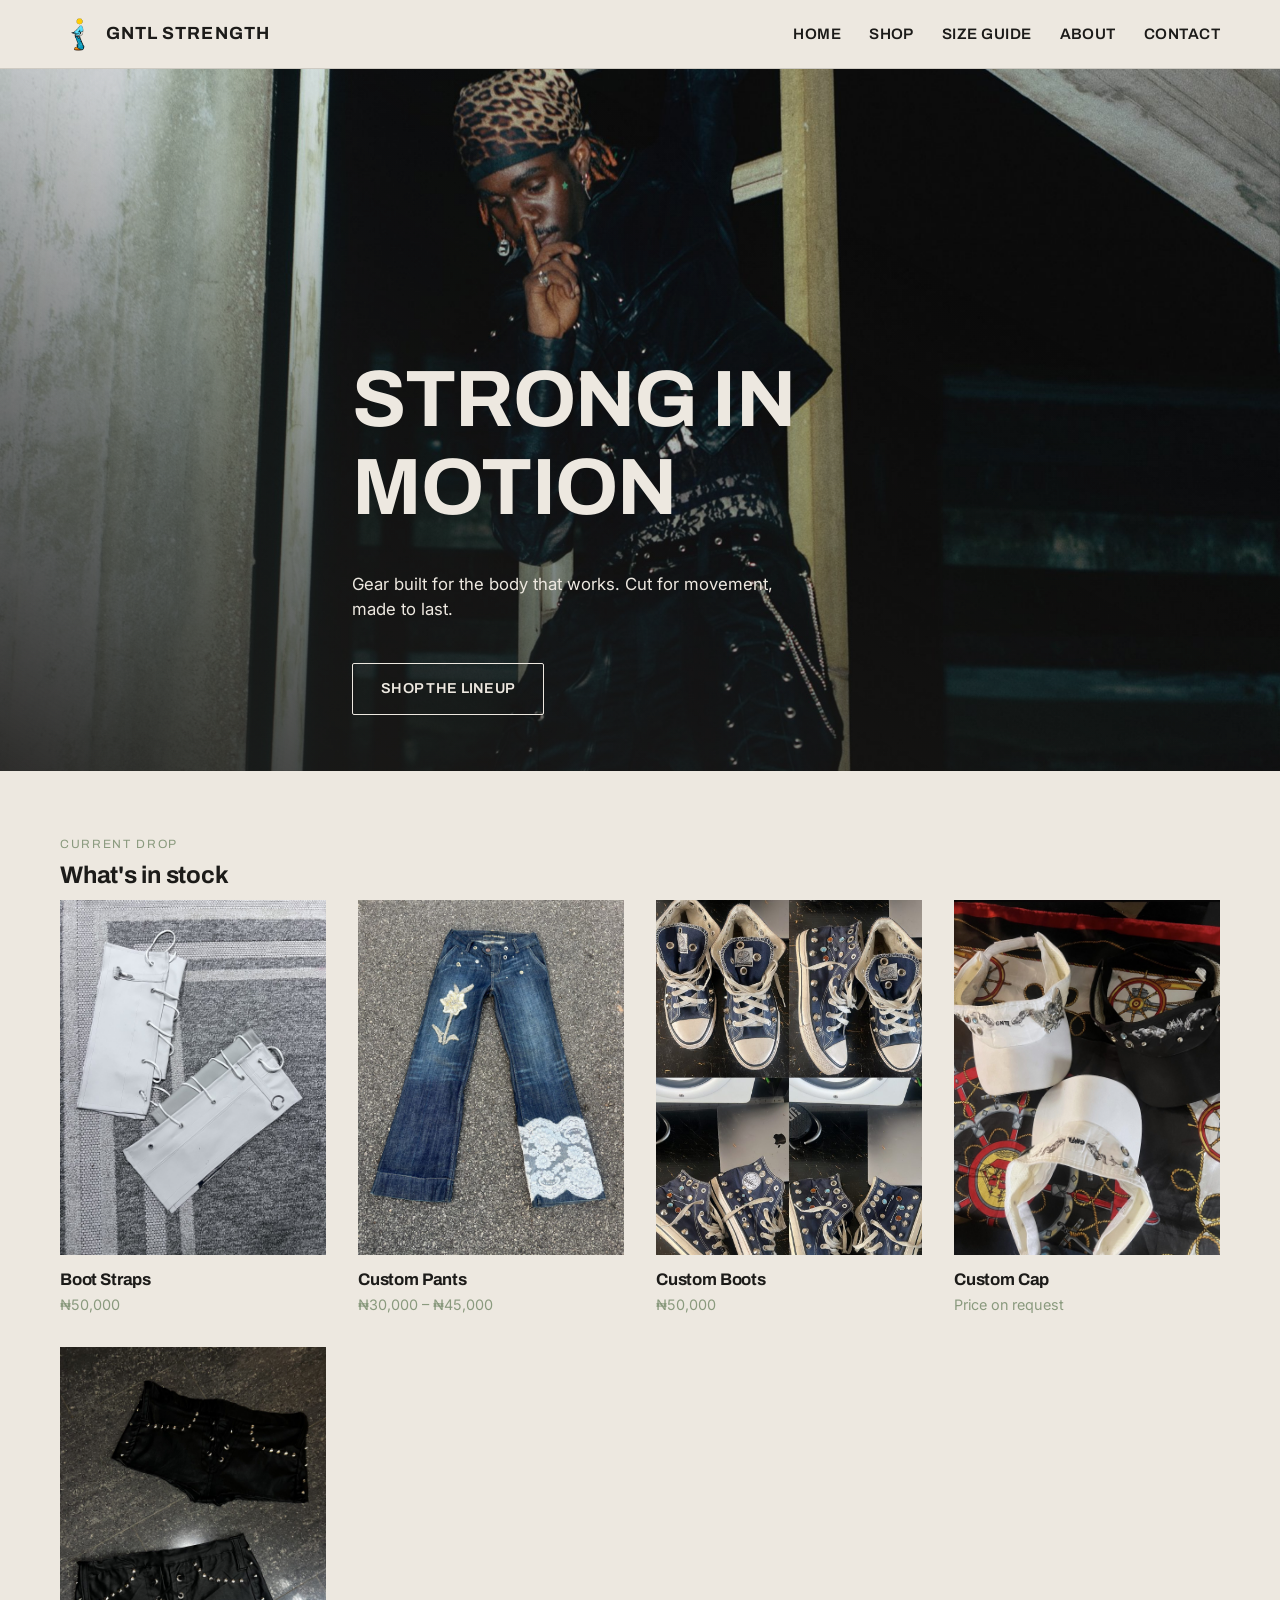
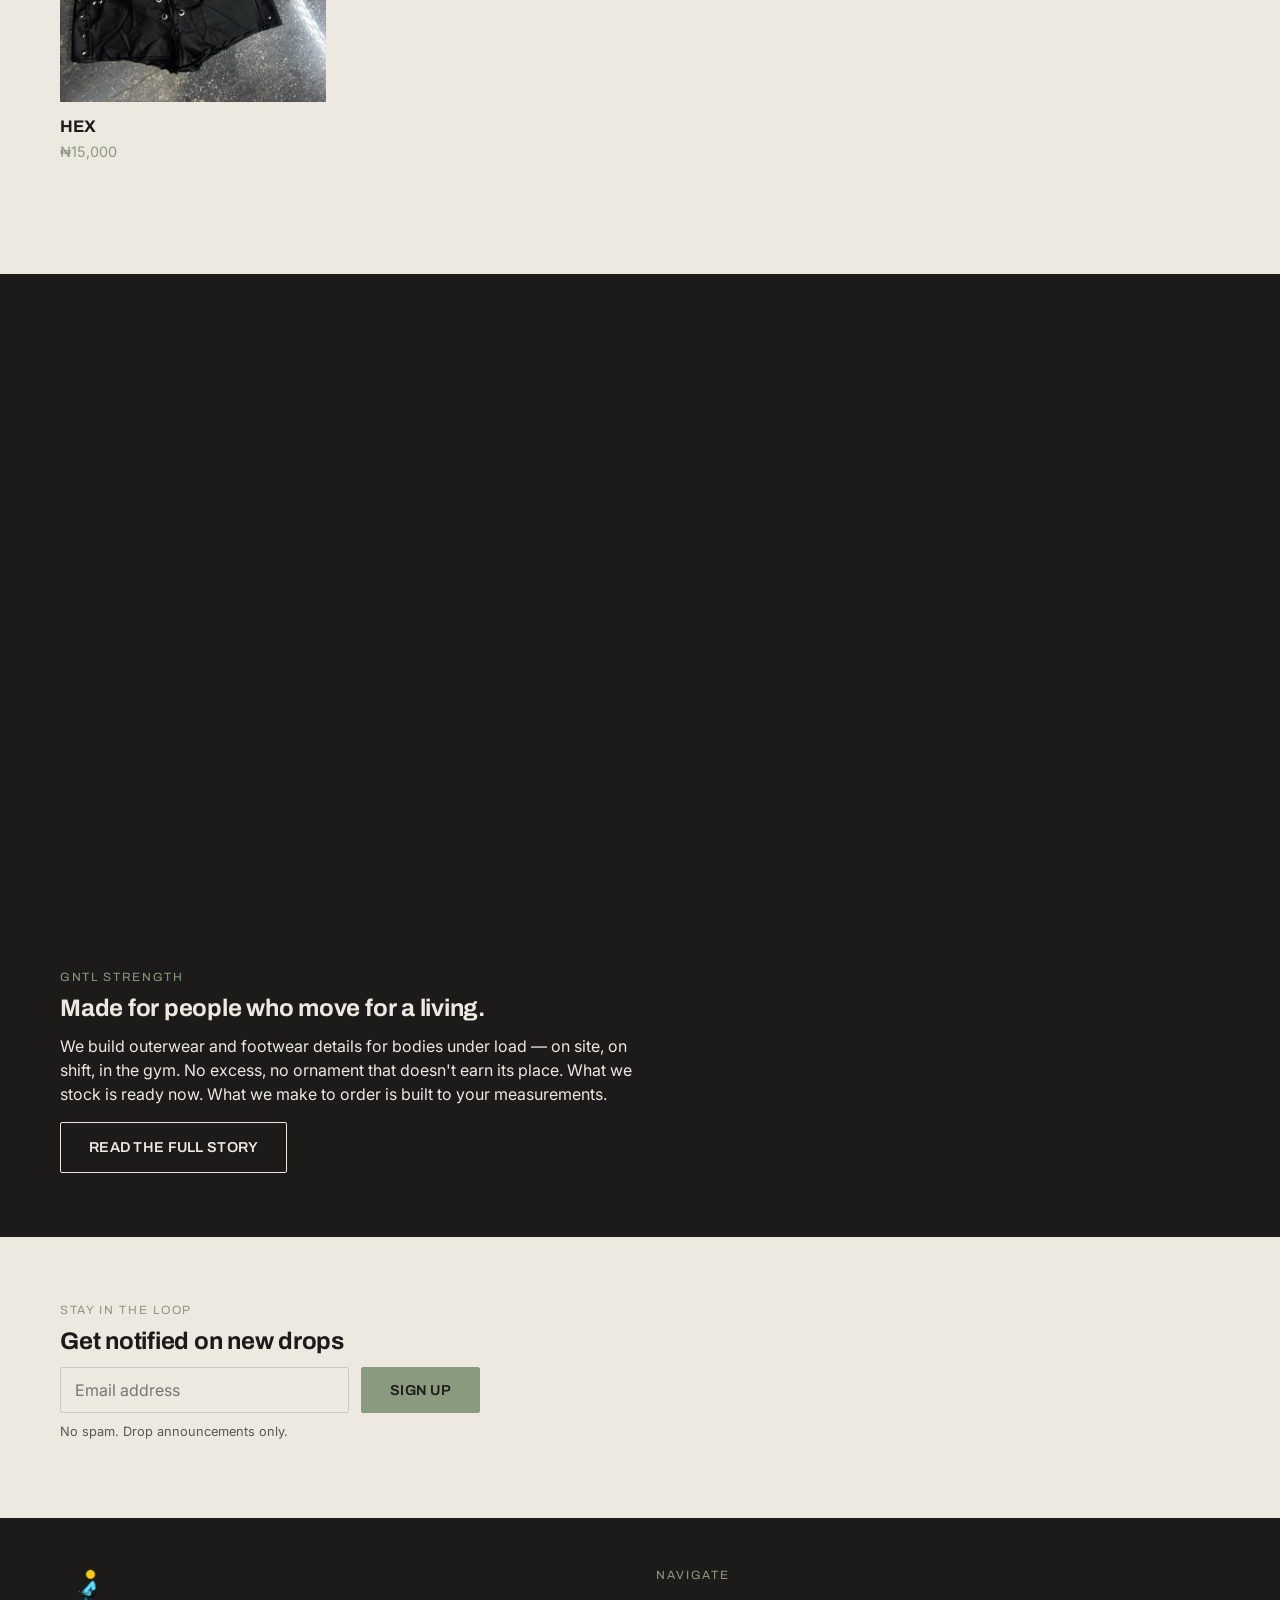
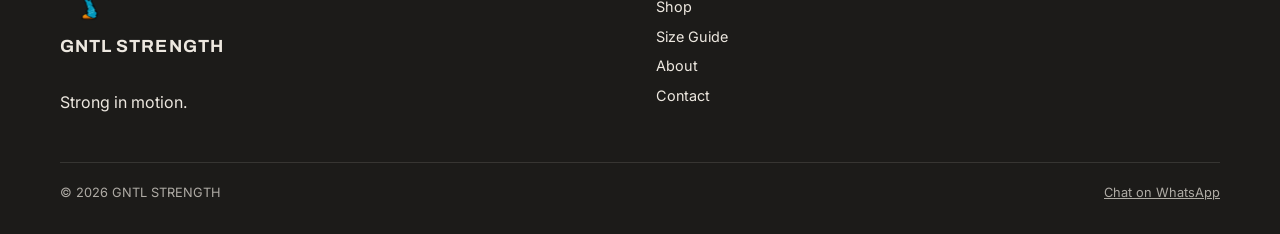
<file: index.html>
<!doctype html>
<html lang="en">
<head>
  <meta charset="UTF-8">
  <meta name="viewport" content="width=device-width, initial-scale=1.0">
  <title>GNTL STRENGTH</title>
  <meta name="description" content="Strong in motion. Jackets, boot straps, and made-to-order pants and boots.">
  <link rel="icon" href="/assets/images/logo/logo-mark.jpg" type="image/jpeg">
  <link rel="stylesheet" href="/css/styles.css">
</head>
<body>

  <header class="site-header">
    <div class="container">
      <a class="logo" href="/index.html"><img class="logo-img" src="/assets/images/logo/logo-transparent.png" alt="GNTL STRENGTH"><span class="logo-text">GNTL STRENGTH</span></a>
      <button class="nav-toggle" aria-label="Menu" aria-expanded="false">
        <span></span><span></span><span></span>
      </button>
      <nav class="nav-links">
        <a href="/index.html">Home</a>
        <a href="/shop.html">Shop</a>
        <a href="/size-guide.html">Size Guide</a>
        <a href="/about.html">About</a>
        <a href="/contact.html">Contact</a>
      </nav>
    </div>
  </header>

  <main>
    <section class="hero grain">
      <img class="hero-image" src="/assets/images/hero/home-hero.jpg" alt="Model in black lace-up pants, mid-motion">
      <div class="container hero-content">
        <h1>Strong in Motion</h1>
        <p>Gear built for the body that works. Cut for movement, made to last.</p>
        <a class="btn btn-outline" href="/shop.html" style="margin-top:24px;">Shop the lineup</a>
      </div>
    </section>

    <section class="section section-light">
      <div class="container" data-reveal>
        <p class="eyebrow">Current drop</p>
        <h2>What's in stock</h2>
        <div class="featured-grid mb-lg" data-featured-grid></div>
      </div>
    </section>

    <section class="section section-dark">
      <div class="container container-wide" data-reveal data-collection-showcase></div>
    </section>

    <section class="section section-dark">
      <div class="container" data-reveal>
        <p class="eyebrow">GNTL STRENGTH</p>
        <h2 class="max-prose">Made for people who move for a living.</h2>
        <p class="max-prose">
          We build outerwear and footwear details for bodies under load —
          on site, on shift, in the gym. No excess, no ornament that doesn't
          earn its place. What we stock is ready now. What we make to order
          is built to your measurements.
        </p>
        <a class="btn btn-outline" href="/about.html">Read the full story</a>
      </div>
    </section>

    <section class="section section-light">
      <div class="container" data-reveal>
        <p class="eyebrow">Stay in the loop</p>
        <h2>Get notified on new drops</h2>
        <form name="signup" method="POST" data-netlify="true" class="form-row form-inline" netlify-honeypot="bot-field">
          <input type="hidden" name="form-name" value="signup">
          <p class="hidden" style="display:none;">
            <label>Don't fill this out: <input name="bot-field"></label>
          </p>
          <input type="email" name="email" placeholder="Email address" required aria-label="Email address">
          <button type="submit" class="btn btn-primary">Sign up</button>
        </form>
        <p class="form-note">No spam. Drop announcements only.</p>
      </div>
    </section>
  </main>

  <footer class="site-footer section-dark">
    <div class="container">
      <div class="footer-grid">
        <div>
          <img class="footer-logo-mark" src="/assets/images/logo/logo-transparent.png" alt="GNTL STRENGTH">
          <p class="logo">GNTL STRENGTH</p>
          <p class="max-prose" style="margin-top:12px;">Strong in motion.</p>
        </div>
        <div>
          <p class="eyebrow">Navigate</p>
          <nav class="footer-links">
            <a href="/shop.html">Shop</a>
            <a href="/size-guide.html">Size Guide</a>
            <a href="/about.html">About</a>
            <a href="/contact.html">Contact</a>
          </nav>
        </div>
      </div>
      <div class="footer-bottom">
        <span>&copy; <span data-year></span> GNTL STRENGTH</span>
        <a href="#" data-footer-whatsapp target="_blank" rel="noopener" style="text-decoration:underline;">Chat on WhatsApp</a>
      </div>
    </div>
  </footer>

  <script src="/js/config.js"></script>
  <script src="/js/reveal.js"></script>
  <script src="/js/products.js"></script>
  <script src="/js/main.js"></script>
  <script src="/js/collection-showcase.js"></script>
  <script>
    document.addEventListener("DOMContentLoaded", () => {
      const grid = document.querySelector("[data-featured-grid]");
      if (!grid) return;
      grid.innerHTML = PRODUCTS.filter((p) => p.type !== "collection").map(
        (p) => `
        <a class="product-card" href="/product.html?slug=${p.slug}">
          <div class="product-card-image">
            <img src="${p.images[0]}" alt="${p.name}" loading="lazy">
          </div>
          <div class="product-card-info">
            <h3>${p.name}</h3>
            <p class="product-card-price">${p.priceLabel}</p>
          </div>
        </a>`
      ).join("");
    });
  </script>
</body>
</html>
</file>
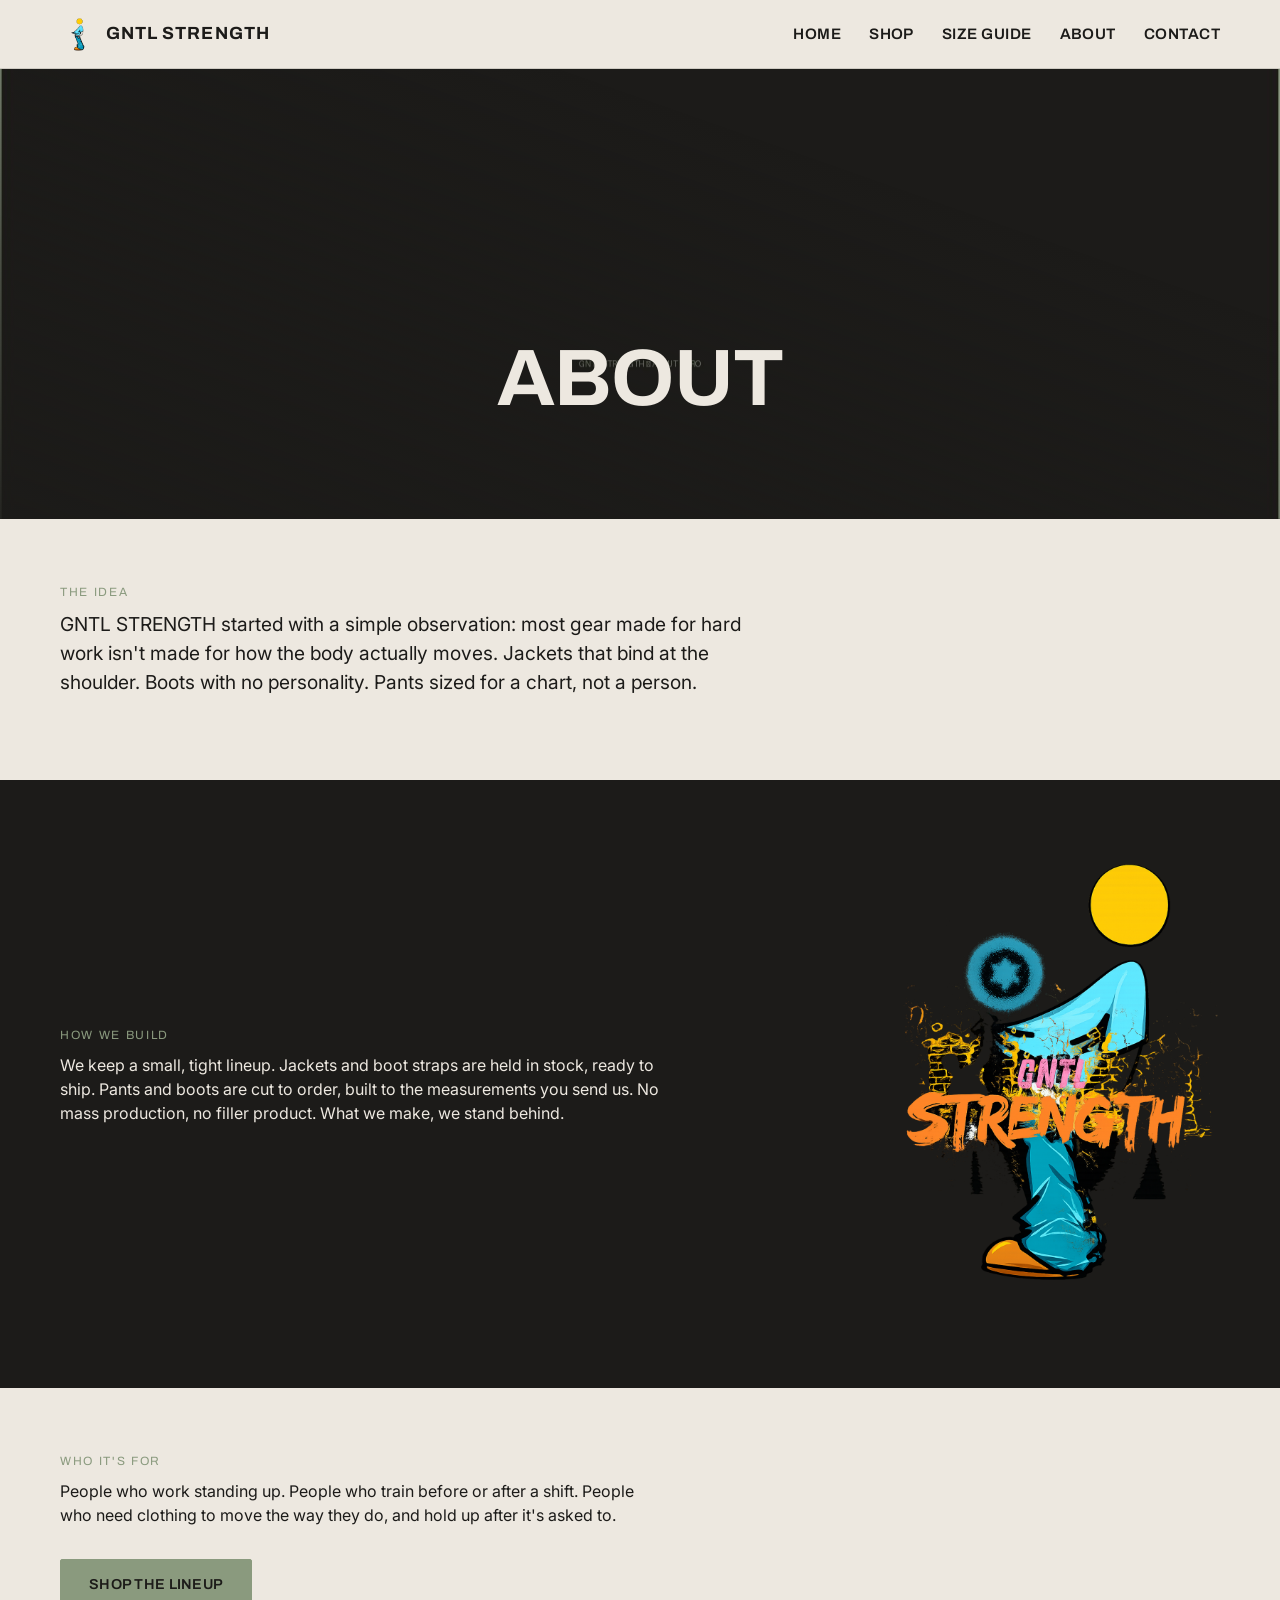
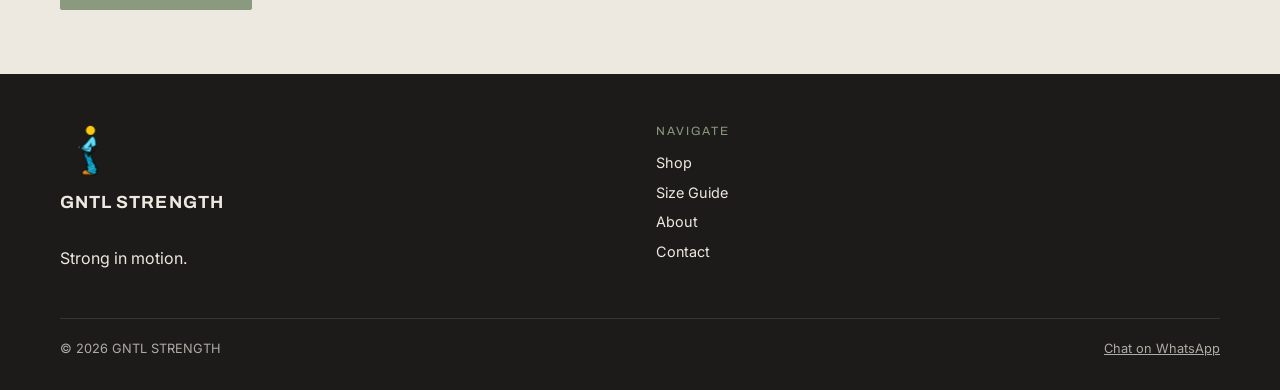
<file: about.html>
<!doctype html>
<html lang="en">
<head>
  <meta charset="UTF-8">
  <meta name="viewport" content="width=device-width, initial-scale=1.0">
  <title>About — GNTL STRENGTH</title>
  <meta name="description" content="The brand story behind GNTL STRENGTH.">
  <link rel="icon" href="/assets/images/logo/logo-mark.jpg" type="image/jpeg">
  <link rel="stylesheet" href="/css/styles.css">
</head>
<body>

  <header class="site-header">
    <div class="container">
      <a class="logo" href="/index.html"><img class="logo-img" src="/assets/images/logo/logo-transparent.png" alt="GNTL STRENGTH"><span class="logo-text">GNTL STRENGTH</span></a>
      <button class="nav-toggle" aria-label="Menu" aria-expanded="false">
        <span></span><span></span><span></span>
      </button>
      <nav class="nav-links">
        <a href="/index.html">Home</a>
        <a href="/shop.html">Shop</a>
        <a href="/size-guide.html">Size Guide</a>
        <a href="/about.html">About</a>
        <a href="/contact.html">Contact</a>
      </nav>
    </div>
  </header>

  <main>
    <section class="hero grain" style="min-height:50vh;">
      <img class="hero-image" src="/assets/images/hero/about-hero.jpg" alt="">
      <div class="container hero-content">
        <h1>About</h1>
      </div>
    </section>

    <section class="section section-light">
      <div class="container" data-reveal>
        <p class="eyebrow">The idea</p>
        <p class="max-prose" style="font-size:1.2rem;">
          GNTL STRENGTH started with a simple observation: most gear made
          for hard work isn't made for how the body actually moves.
          Jackets that bind at the shoulder. Boots with no personality.
          Pants sized for a chart, not a person.
        </p>
      </div>
    </section>

    <section class="section section-dark">
      <div class="container about-graphic-block" data-reveal>
        <div>
          <p class="eyebrow">How we build</p>
          <p class="max-prose">
            We keep a small, tight lineup. Jackets and boot straps are held
            in stock, ready to ship. Pants and boots are cut to order, built
            to the measurements you send us. No mass production, no filler
            product. What we make, we stand behind.
          </p>
        </div>
        <img class="about-extended-graphic" src="/assets/images/logo/logo-extended-transparent.png" alt="GNTL STRENGTH brand graphic">
      </div>
    </section>

    <section class="section section-light">
      <div class="container" data-reveal>
        <p class="eyebrow">Who it's for</p>
        <p class="max-prose">
          People who work standing up. People who train before or after a
          shift. People who need clothing to move the way they do, and
          hold up after it's asked to.
        </p>
        <a class="btn btn-primary" style="width:auto; margin-top:16px;" href="/shop.html">Shop the lineup</a>
      </div>
    </section>
  </main>

  <footer class="site-footer section-dark">
    <div class="container">
      <div class="footer-grid">
        <div>
          <img class="footer-logo-mark" src="/assets/images/logo/logo-transparent.png" alt="GNTL STRENGTH">
          <p class="logo">GNTL STRENGTH</p>
          <p class="max-prose" style="margin-top:12px;">Strong in motion.</p>
        </div>
        <div>
          <p class="eyebrow">Navigate</p>
          <nav class="footer-links">
            <a href="/shop.html">Shop</a>
            <a href="/size-guide.html">Size Guide</a>
            <a href="/about.html">About</a>
            <a href="/contact.html">Contact</a>
          </nav>
        </div>
      </div>
      <div class="footer-bottom">
        <span>&copy; <span data-year></span> GNTL STRENGTH</span>
        <a href="#" data-footer-whatsapp target="_blank" rel="noopener" style="text-decoration:underline;">Chat on WhatsApp</a>
      </div>
    </div>
  </footer>

  <script src="/js/config.js"></script>
  <script src="/js/reveal.js"></script>
  <script src="/js/main.js"></script>
</body>
</html>
</file>
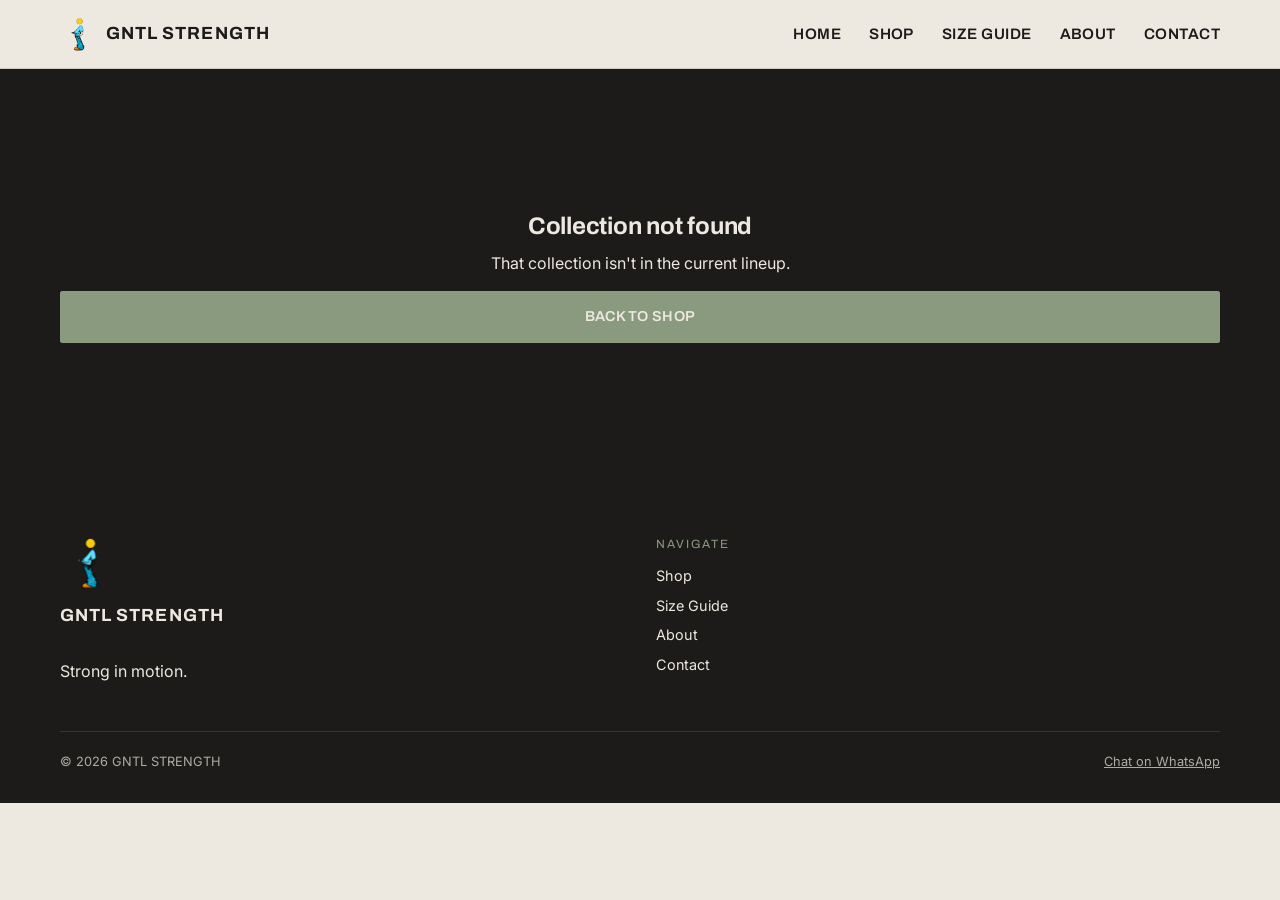
<file: collection.html>
<!doctype html>
<html lang="en">
<head>
  <meta charset="UTF-8">
  <meta name="viewport" content="width=device-width, initial-scale=1.0">
  <title>Collection — GNTL STRENGTH</title>
  <meta name="description" content="Browse the Rebellion & Freedom capsule collection.">
  <link rel="icon" href="/assets/images/logo/logo-mark.jpg" type="image/jpeg">
  <link rel="stylesheet" href="/css/styles.css">
</head>
<body>

  <header class="site-header">
    <div class="container">
      <a class="logo" href="/index.html"><img class="logo-img" src="/assets/images/logo/logo-transparent.png" alt="GNTL STRENGTH"><span class="logo-text">GNTL STRENGTH</span></a>
      <button class="nav-toggle" aria-label="Menu" aria-expanded="false">
        <span></span><span></span><span></span>
      </button>
      <nav class="nav-links">
        <a href="/index.html">Home</a>
        <a href="/shop.html">Shop</a>
        <a href="/size-guide.html">Size Guide</a>
        <a href="/about.html">About</a>
        <a href="/contact.html">Contact</a>
      </nav>
    </div>
  </header>

  <main>
    <section class="section section-dark">
      <div class="container" data-collection-root></div>
    </section>
  </main>

  <footer class="site-footer section-dark">
    <div class="container">
      <div class="footer-grid">
        <div>
          <img class="footer-logo-mark" src="/assets/images/logo/logo-transparent.png" alt="GNTL STRENGTH">
          <p class="logo">GNTL STRENGTH</p>
          <p class="max-prose" style="margin-top:12px;">Strong in motion.</p>
        </div>
        <div>
          <p class="eyebrow">Navigate</p>
          <nav class="footer-links">
            <a href="/shop.html">Shop</a>
            <a href="/size-guide.html">Size Guide</a>
            <a href="/about.html">About</a>
            <a href="/contact.html">Contact</a>
          </nav>
        </div>
      </div>
      <div class="footer-bottom">
        <span>&copy; <span data-year></span> GNTL STRENGTH</span>
        <a href="#" data-footer-whatsapp target="_blank" rel="noopener" style="text-decoration:underline;">Chat on WhatsApp</a>
      </div>
    </div>
  </footer>

  <script src="/js/config.js"></script>
  <script src="/js/reveal.js"></script>
  <script src="/js/products.js"></script>
  <script src="/js/main.js"></script>
  <script src="/js/collection.js"></script>
</body>
</html>
</file>
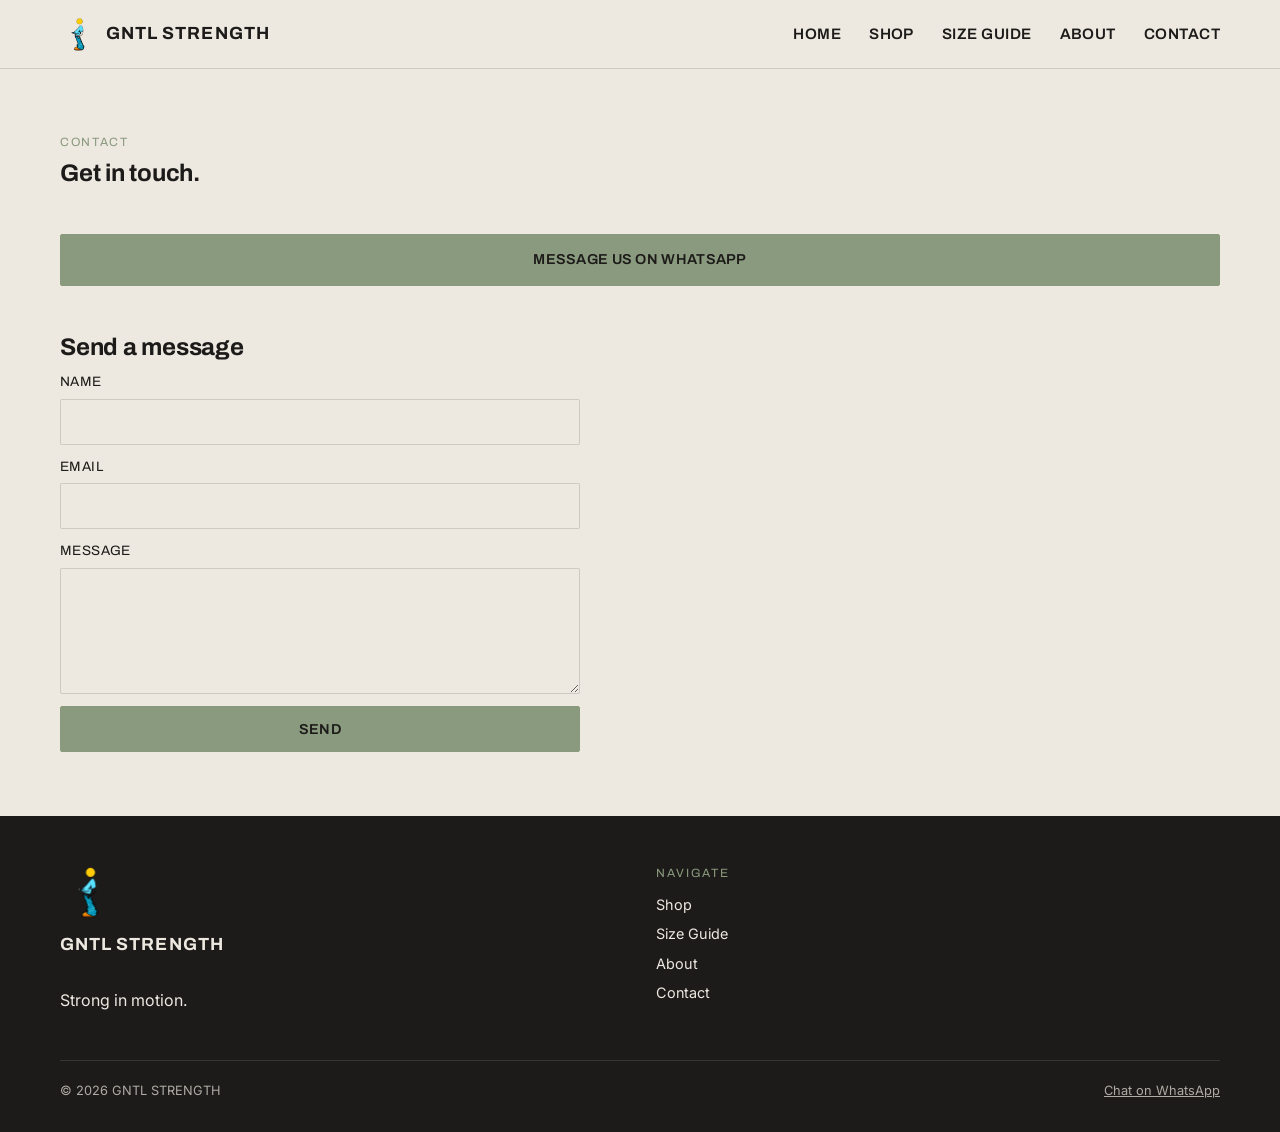
<file: contact.html>
<!doctype html>
<html lang="en">
<head>
  <meta charset="UTF-8">
  <meta name="viewport" content="width=device-width, initial-scale=1.0">
  <title>Contact — GNTL STRENGTH</title>
  <meta name="description" content="Get in touch with GNTL STRENGTH.">
  <link rel="icon" href="/assets/images/logo/logo-mark.jpg" type="image/jpeg">
  <link rel="stylesheet" href="/css/styles.css">
</head>
<body>

  <header class="site-header">
    <div class="container">
      <a class="logo" href="/index.html"><img class="logo-img" src="/assets/images/logo/logo-transparent.png" alt="GNTL STRENGTH"><span class="logo-text">GNTL STRENGTH</span></a>
      <button class="nav-toggle" aria-label="Menu" aria-expanded="false">
        <span></span><span></span><span></span>
      </button>
      <nav class="nav-links">
        <a href="/index.html">Home</a>
        <a href="/shop.html">Shop</a>
        <a href="/size-guide.html">Size Guide</a>
        <a href="/about.html">About</a>
        <a href="/contact.html">Contact</a>
      </nav>
    </div>
  </header>

  <main>
    <section class="section section-light">
      <div class="container" data-reveal>
        <p class="eyebrow">Contact</p>
        <h1 class="mb-lg">Get in touch.</h1>

        <div class="stack" style="margin-bottom:48px;">
          <a class="btn btn-primary" style="width:auto;" id="whatsapp-contact-btn" href="#" target="_blank" rel="noopener">Message us on WhatsApp</a>
        </div>

        <h2>Send a message</h2>
        <form name="contact" method="POST" data-netlify="true" class="form-row" netlify-honeypot="bot-field" style="max-width:520px;">
          <input type="hidden" name="form-name" value="contact">
          <p class="hidden" style="display:none;">
            <label>Don't fill this out: <input name="bot-field"></label>
          </p>
          <label style="display:flex;flex-direction:column;gap:6px;font-size:0.85rem;font-family:var(--font-head);text-transform:uppercase;letter-spacing:0.03em;">
            Name
            <input type="text" name="name" required>
          </label>
          <label style="display:flex;flex-direction:column;gap:6px;font-size:0.85rem;font-family:var(--font-head);text-transform:uppercase;letter-spacing:0.03em;">
            Email
            <input type="email" name="email" required>
          </label>
          <label style="display:flex;flex-direction:column;gap:6px;font-size:0.85rem;font-family:var(--font-head);text-transform:uppercase;letter-spacing:0.03em;">
            Message
            <textarea name="message" rows="5" required></textarea>
          </label>
          <button type="submit" class="btn btn-primary" style="width:auto;">Send</button>
        </form>
      </div>
    </section>
  </main>

  <footer class="site-footer section-dark">
    <div class="container">
      <div class="footer-grid">
        <div>
          <img class="footer-logo-mark" src="/assets/images/logo/logo-transparent.png" alt="GNTL STRENGTH">
          <p class="logo">GNTL STRENGTH</p>
          <p class="max-prose" style="margin-top:12px;">Strong in motion.</p>
        </div>
        <div>
          <p class="eyebrow">Navigate</p>
          <nav class="footer-links">
            <a href="/shop.html">Shop</a>
            <a href="/size-guide.html">Size Guide</a>
            <a href="/about.html">About</a>
            <a href="/contact.html">Contact</a>
          </nav>
        </div>
      </div>
      <div class="footer-bottom">
        <span>&copy; <span data-year></span> GNTL STRENGTH</span>
        <a href="#" data-footer-whatsapp target="_blank" rel="noopener" style="text-decoration:underline;">Chat on WhatsApp</a>
      </div>
    </div>
  </footer>

  <script src="/js/config.js"></script>
  <script src="/js/reveal.js"></script>
  <script src="/js/main.js"></script>
  <script>
    document.getElementById("whatsapp-contact-btn").href =
      `https://wa.me/${WHATSAPP_NUMBER}?text=${encodeURIComponent("Hi, I have a question about GNTL STRENGTH.")}`;
  </script>
</body>
</html>
</file>
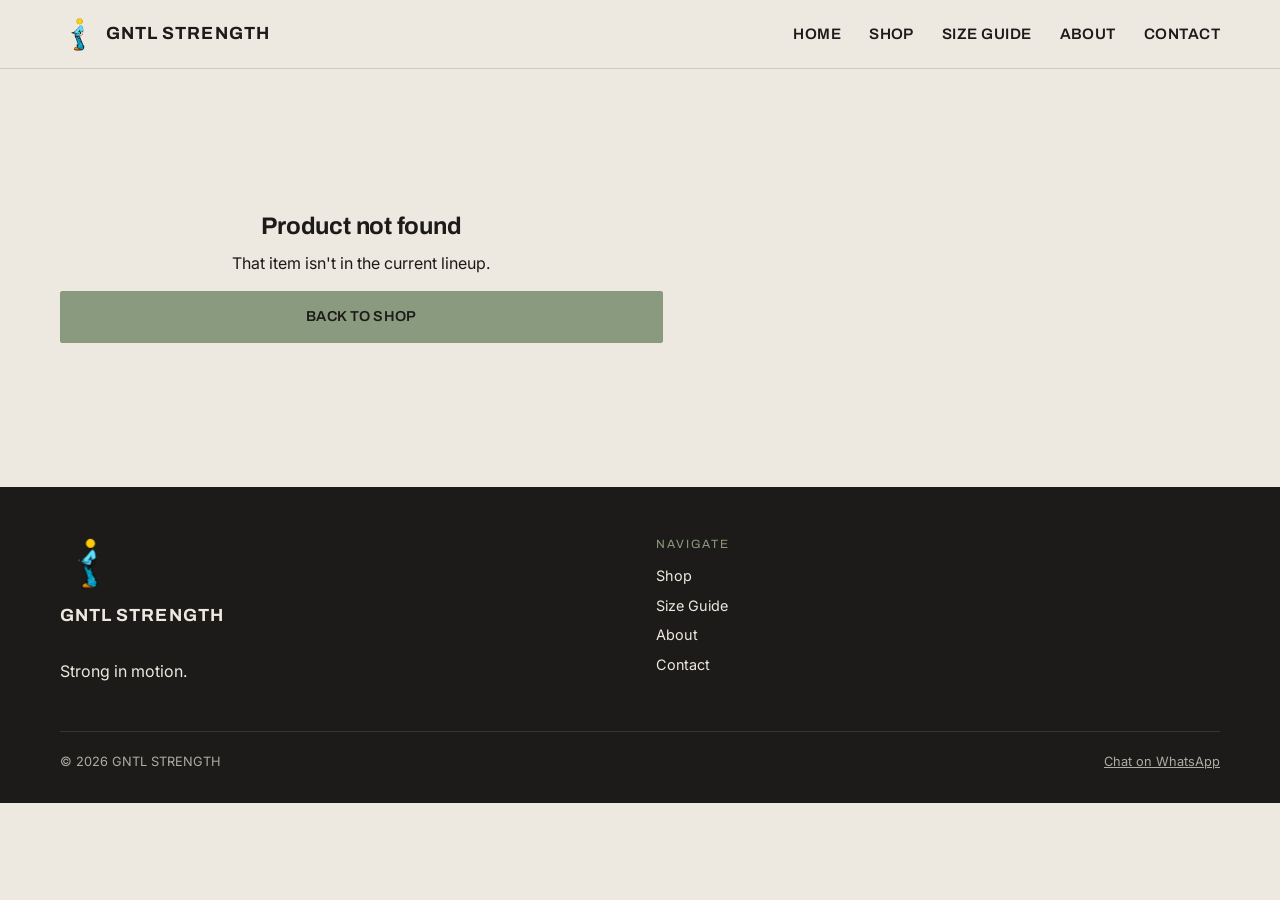
<file: product.html>
<!doctype html>
<html lang="en">
<head>
  <meta charset="UTF-8">
  <meta name="viewport" content="width=device-width, initial-scale=1.0">
  <title>Product — GNTL STRENGTH</title>
  <link rel="icon" href="/assets/images/logo/logo-mark.jpg" type="image/jpeg">
  <link rel="stylesheet" href="/css/styles.css">
</head>
<body>

  <header class="site-header">
    <div class="container">
      <a class="logo" href="/index.html"><img class="logo-img" src="/assets/images/logo/logo-transparent.png" alt="GNTL STRENGTH"><span class="logo-text">GNTL STRENGTH</span></a>
      <button class="nav-toggle" aria-label="Menu" aria-expanded="false">
        <span></span><span></span><span></span>
      </button>
      <nav class="nav-links">
        <a href="/index.html">Home</a>
        <a href="/shop.html">Shop</a>
        <a href="/size-guide.html">Size Guide</a>
        <a href="/about.html">About</a>
        <a href="/contact.html">Contact</a>
      </nav>
    </div>
  </header>

  <main>
    <section class="section section-light">
      <div class="container">
        <div class="pdp" data-product-root></div>
      </div>
    </section>
  </main>

  <footer class="site-footer section-dark">
    <div class="container">
      <div class="footer-grid">
        <div>
          <img class="footer-logo-mark" src="/assets/images/logo/logo-transparent.png" alt="GNTL STRENGTH">
          <p class="logo">GNTL STRENGTH</p>
          <p class="max-prose" style="margin-top:12px;">Strong in motion.</p>
        </div>
        <div>
          <p class="eyebrow">Navigate</p>
          <nav class="footer-links">
            <a href="/shop.html">Shop</a>
            <a href="/size-guide.html">Size Guide</a>
            <a href="/about.html">About</a>
            <a href="/contact.html">Contact</a>
          </nav>
        </div>
      </div>
      <div class="footer-bottom">
        <span>&copy; <span data-year></span> GNTL STRENGTH</span>
        <a href="#" data-footer-whatsapp target="_blank" rel="noopener" style="text-decoration:underline;">Chat on WhatsApp</a>
      </div>
    </div>
  </footer>

  <script src="/js/config.js"></script>
  <script src="/js/reveal.js"></script>
  <script src="/js/products.js"></script>
  <script src="/js/main.js"></script>
  <script src="/js/product.js"></script>
</body>
</html>
</file>
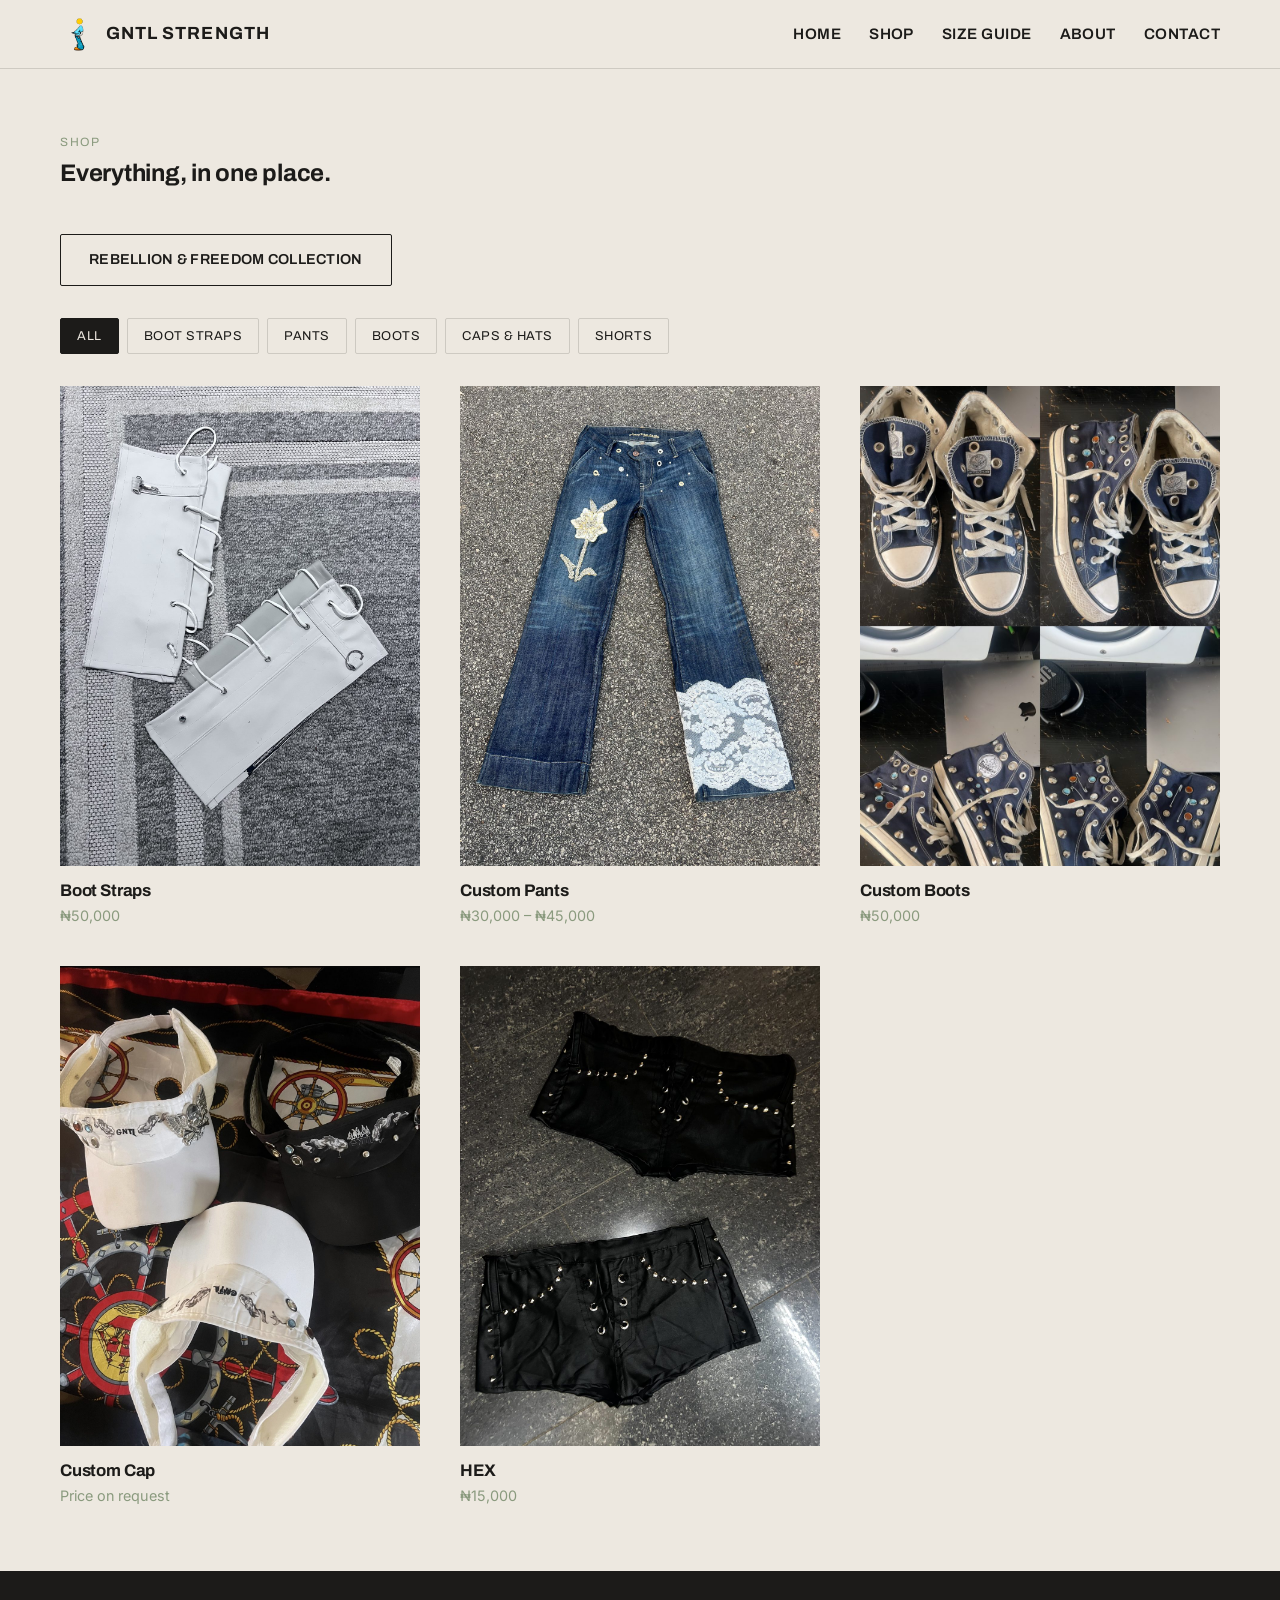
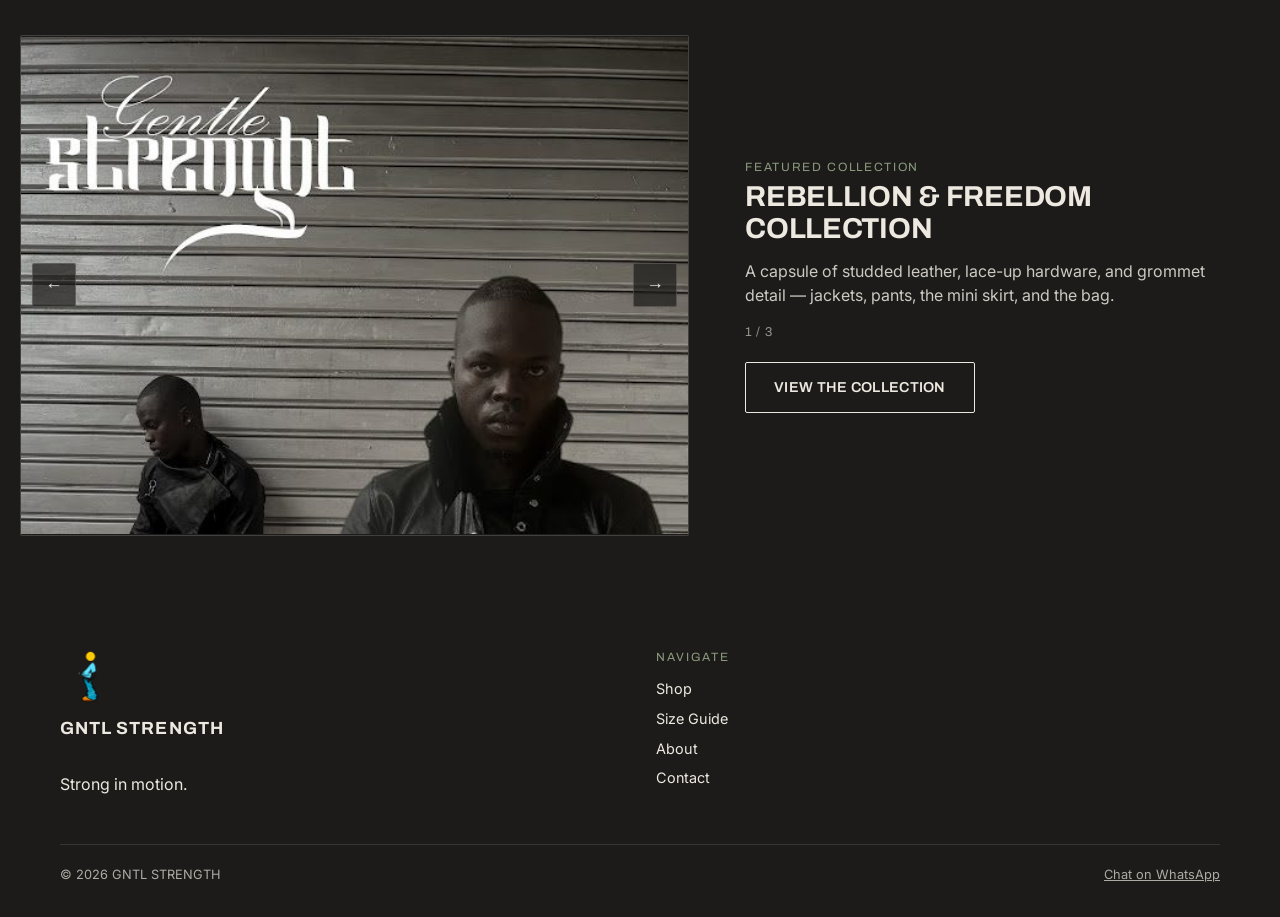
<file: shop.html>
<!doctype html>
<html lang="en">
<head>
  <meta charset="UTF-8">
  <meta name="viewport" content="width=device-width, initial-scale=1.0">
  <title>Shop — GNTL STRENGTH</title>
  <meta name="description" content="Jackets, boot straps, custom pants and custom boots.">
  <link rel="icon" href="/assets/images/logo/logo-mark.jpg" type="image/jpeg">
  <link rel="stylesheet" href="/css/styles.css">
</head>
<body>

  <header class="site-header">
    <div class="container">
      <a class="logo" href="/index.html"><img class="logo-img" src="/assets/images/logo/logo-transparent.png" alt="GNTL STRENGTH"><span class="logo-text">GNTL STRENGTH</span></a>
      <button class="nav-toggle" aria-label="Menu" aria-expanded="false">
        <span></span><span></span><span></span>
      </button>
      <nav class="nav-links">
        <a href="/index.html">Home</a>
        <a href="/shop.html">Shop</a>
        <a href="/size-guide.html">Size Guide</a>
        <a href="/about.html">About</a>
        <a href="/contact.html">Contact</a>
      </nav>
    </div>
  </header>

  <main>
    <section class="section section-light">
      <div class="container">
        <p class="eyebrow" data-reveal>Shop</p>
        <h1 class="mb-lg" data-reveal>Everything, in one place.</h1>
        <a class="btn btn-outline" style="width:auto;margin-bottom:32px;" href="/collection.html?slug=freedom-and-rebellion" data-reveal>Rebellion &amp; Freedom Collection</a>
        <div class="filter-bar" data-filter-bar></div>
        <div class="product-grid" data-product-grid></div>
      </div>
    </section>

    <section class="section section-dark">
      <div class="container container-wide" data-reveal data-collection-showcase></div>
    </section>
  </main>

  <footer class="site-footer section-dark">
    <div class="container">
      <div class="footer-grid">
        <div>
          <img class="footer-logo-mark" src="/assets/images/logo/logo-transparent.png" alt="GNTL STRENGTH">
          <p class="logo">GNTL STRENGTH</p>
          <p class="max-prose" style="margin-top:12px;">Strong in motion.</p>
        </div>
        <div>
          <p class="eyebrow">Navigate</p>
          <nav class="footer-links">
            <a href="/shop.html">Shop</a>
            <a href="/size-guide.html">Size Guide</a>
            <a href="/about.html">About</a>
            <a href="/contact.html">Contact</a>
          </nav>
        </div>
      </div>
      <div class="footer-bottom">
        <span>&copy; <span data-year></span> GNTL STRENGTH</span>
        <a href="#" data-footer-whatsapp target="_blank" rel="noopener" style="text-decoration:underline;">Chat on WhatsApp</a>
      </div>
    </div>
  </footer>

  <script src="/js/config.js"></script>
  <script src="/js/reveal.js"></script>
  <script src="/js/products.js"></script>
  <script src="/js/main.js"></script>
  <script src="/js/shop.js"></script>
  <script src="/js/collection-showcase.js"></script>
</body>
</html>
</file>
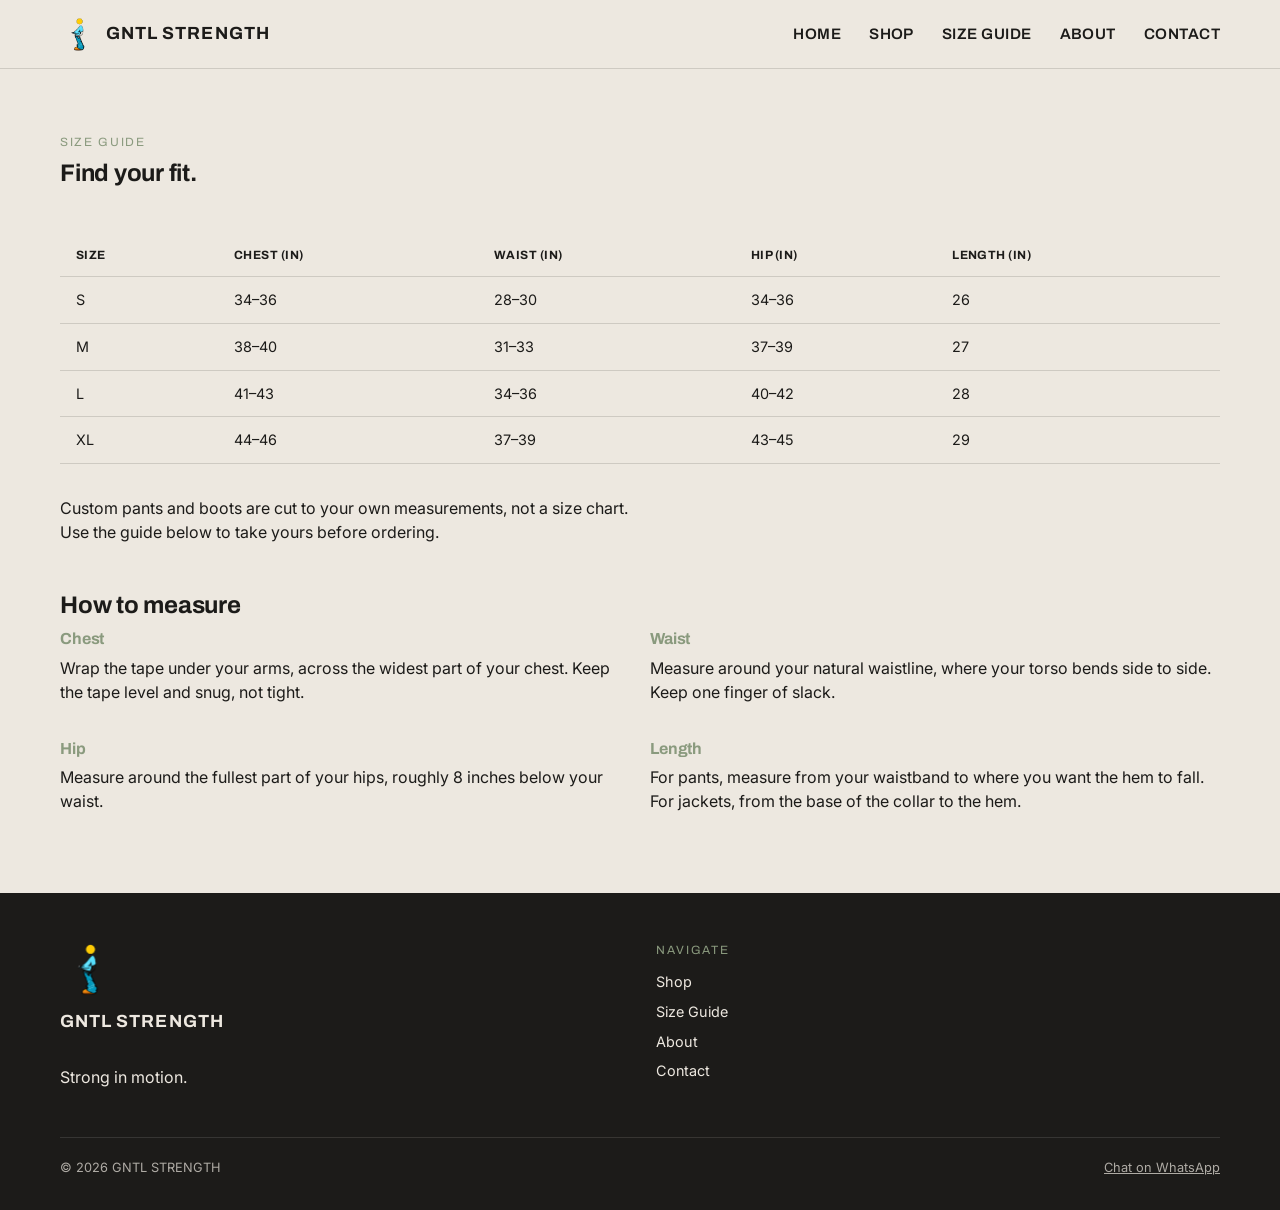
<file: size-guide.html>
<!doctype html>
<html lang="en">
<head>
  <meta charset="UTF-8">
  <meta name="viewport" content="width=device-width, initial-scale=1.0">
  <title>Size Guide — GNTL STRENGTH</title>
  <meta name="description" content="Measurement chart and how-to-measure instructions.">
  <link rel="icon" href="/assets/images/logo/logo-mark.jpg" type="image/jpeg">
  <link rel="stylesheet" href="/css/styles.css">
</head>
<body>

  <header class="site-header">
    <div class="container">
      <a class="logo" href="/index.html"><img class="logo-img" src="/assets/images/logo/logo-transparent.png" alt="GNTL STRENGTH"><span class="logo-text">GNTL STRENGTH</span></a>
      <button class="nav-toggle" aria-label="Menu" aria-expanded="false">
        <span></span><span></span><span></span>
      </button>
      <nav class="nav-links">
        <a href="/index.html">Home</a>
        <a href="/shop.html">Shop</a>
        <a href="/size-guide.html">Size Guide</a>
        <a href="/about.html">About</a>
        <a href="/contact.html">Contact</a>
      </nav>
    </div>
  </header>

  <main>
    <section class="section section-light">
      <div class="container">
        <p class="eyebrow">Size Guide</p>
        <h1 class="mb-lg">Find your fit.</h1>

        <div style="overflow-x:auto;">
          <table class="size-table">
            <thead>
              <tr>
                <th>Size</th>
                <th>Chest (in)</th>
                <th>Waist (in)</th>
                <th>Hip (in)</th>
                <th>Length (in)</th>
              </tr>
            </thead>
            <tbody>
              <tr>
                <td>S</td>
                <td>34–36</td>
                <td>28–30</td>
                <td>34–36</td>
                <td>26</td>
              </tr>
              <tr>
                <td>M</td>
                <td>38–40</td>
                <td>31–33</td>
                <td>37–39</td>
                <td>27</td>
              </tr>
              <tr>
                <td>L</td>
                <td>41–43</td>
                <td>34–36</td>
                <td>40–42</td>
                <td>28</td>
              </tr>
              <tr>
                <td>XL</td>
                <td>44–46</td>
                <td>37–39</td>
                <td>43–45</td>
                <td>29</td>
              </tr>
            </tbody>
          </table>
        </div>

        <p class="max-prose">
          Custom pants and boots are cut to your own measurements, not a
          size chart. Use the guide below to take yours before ordering.
        </p>

        <h2 style="margin-top:48px;">How to measure</h2>
        <div class="how-to-measure">
          <div class="measure-item" data-reveal data-reveal-stagger>
            <h3>Chest</h3>
            <p>Wrap the tape under your arms, across the widest part of your chest. Keep the tape level and snug, not tight.</p>
          </div>
          <div class="measure-item" data-reveal data-reveal-stagger>
            <h3>Waist</h3>
            <p>Measure around your natural waistline, where your torso bends side to side. Keep one finger of slack.</p>
          </div>
          <div class="measure-item" data-reveal data-reveal-stagger>
            <h3>Hip</h3>
            <p>Measure around the fullest part of your hips, roughly 8 inches below your waist.</p>
          </div>
          <div class="measure-item" data-reveal data-reveal-stagger>
            <h3>Length</h3>
            <p>For pants, measure from your waistband to where you want the hem to fall. For jackets, from the base of the collar to the hem.</p>
          </div>
        </div>
      </div>
    </section>
  </main>

  <footer class="site-footer section-dark">
    <div class="container">
      <div class="footer-grid">
        <div>
          <img class="footer-logo-mark" src="/assets/images/logo/logo-transparent.png" alt="GNTL STRENGTH">
          <p class="logo">GNTL STRENGTH</p>
          <p class="max-prose" style="margin-top:12px;">Strong in motion.</p>
        </div>
        <div>
          <p class="eyebrow">Navigate</p>
          <nav class="footer-links">
            <a href="/shop.html">Shop</a>
            <a href="/size-guide.html">Size Guide</a>
            <a href="/about.html">About</a>
            <a href="/contact.html">Contact</a>
          </nav>
        </div>
      </div>
      <div class="footer-bottom">
        <span>&copy; <span data-year></span> GNTL STRENGTH</span>
        <a href="#" data-footer-whatsapp target="_blank" rel="noopener" style="text-decoration:underline;">Chat on WhatsApp</a>
      </div>
    </div>
  </footer>

  <script src="/js/config.js"></script>
  <script src="/js/reveal.js"></script>
  <script src="/js/main.js"></script>
</body>
</html>
</file>
<file: css/styles.css>
/* GNTL STRENGTH — base styles. Mobile-first. */

@import url("https://fonts.googleapis.com/css2?family=Archivo:wght@500;600;700&family=Inter:wght@400;500&display=swap");

:root {
  --bg-light: #ede8e0;
  --bg-dark: #1c1b19;
  --accent: #8a9a7e;
  --text-on-light: #1c1b19;
  --text-on-dark: #ede8e0;
  --radius: 2px;
  --border-light: rgba(28, 27, 25, 0.15);
  --border-dark: rgba(237, 232, 224, 0.18);
  --font-head: "Archivo", "Barlow Condensed", sans-serif;
  --font-body: "Inter", "General Sans", sans-serif;
  --max-width: 1200px;
}

* {
  box-sizing: border-box;
}

html {
  scroll-behavior: smooth;
}

body {
  margin: 0;
  font-family: var(--font-body);
  background: var(--bg-light);
  color: var(--text-on-light);
  line-height: 1.5;
  -webkit-font-smoothing: antialiased;
  overflow-x: hidden;
}

img {
  max-width: 100%;
  display: block;
}

a {
  color: inherit;
}

h1,
h2,
h3,
h4 {
  font-family: var(--font-head);
  font-weight: 700;
  letter-spacing: -0.01em;
  line-height: 1.1;
  margin: 0 0 0.5em;
}

p {
  margin: 0 0 1em;
}

.container {
  max-width: var(--max-width);
  margin: 0 auto;
  padding: 0 20px;
}

.container-wide {
  max-width: 1480px;
}

/* Section alternation */
.section {
  padding: 64px 0;
}

.section-light {
  background: var(--bg-light);
  color: var(--text-on-light);
}

.section-dark {
  background: var(--bg-dark);
  color: var(--text-on-dark);
}

.section-dark a {
  color: var(--text-on-dark);
}

.eyebrow {
  font-family: var(--font-head);
  text-transform: uppercase;
  font-size: 0.75rem;
  letter-spacing: 0.14em;
  color: var(--accent);
  margin-bottom: 0.75em;
}

/* Buttons */
.btn {
  display: inline-flex;
  align-items: center;
  justify-content: center;
  padding: 14px 28px;
  font-family: var(--font-head);
  font-weight: 600;
  font-size: 0.9rem;
  letter-spacing: 0.02em;
  text-transform: uppercase;
  text-decoration: none;
  border-radius: var(--radius);
  border: 1px solid currentColor;
  cursor: pointer;
  transition: opacity 0.15s ease;
  background: none;
}

.btn:hover {
  opacity: 0.75;
}

.btn-primary {
  background: var(--accent);
  border-color: var(--accent);
  color: var(--text-on-light);
  width: 100%;
}

.btn-outline {
  background: transparent;
}

/* Header / nav */
.site-header {
  position: sticky;
  top: 0;
  z-index: 100;
  background: var(--bg-light);
  border-bottom: 1px solid var(--border-light);
}

.site-header .container {
  display: flex;
  align-items: center;
  justify-content: space-between;
  padding-top: 16px;
  padding-bottom: 16px;
}

.logo {
  font-family: var(--font-head);
  font-weight: 700;
  font-size: 1.1rem;
  letter-spacing: 0.06em;
  text-transform: uppercase;
  text-decoration: none;
  display: inline-flex;
  align-items: center;
  gap: 10px;
}

.logo-img {
  height: 36px;
  width: auto;
  display: block;
}

.logo-text {
  line-height: 1;
}

.footer-logo-mark {
  height: 56px;
  width: auto;
  display: block;
  margin-bottom: 12px;
}

.nav-toggle {
  display: flex;
  flex-direction: column;
  gap: 5px;
  background: none;
  border: none;
  cursor: pointer;
  padding: 8px;
  margin: -8px;
}

.nav-toggle span {
  width: 22px;
  height: 2px;
  background: var(--text-on-light);
  display: block;
}

.nav-links {
  position: fixed;
  top: 61px;
  left: 0;
  right: 0;
  bottom: 0;
  background: var(--bg-light);
  display: flex;
  flex-direction: column;
  padding: 32px 20px;
  gap: 4px;
  transform: translateY(-8px);
  opacity: 0;
  pointer-events: none;
  transition: opacity 0.15s ease, transform 0.15s ease;
}

.nav-links.is-open {
  opacity: 1;
  transform: translateY(0);
  pointer-events: auto;
}

.nav-links a {
  font-family: var(--font-head);
  font-weight: 600;
  text-decoration: none;
  padding: 14px 4px;
  border-bottom: 1px solid var(--border-light);
  text-transform: uppercase;
  letter-spacing: 0.03em;
  font-size: 0.95rem;
}

.nav-links a.is-active {
  color: var(--accent);
}

@media (min-width: 800px) {
  .nav-toggle {
    display: none;
  }

  .nav-links {
    position: static;
    flex-direction: row;
    background: none;
    padding: 0;
    gap: 28px;
    opacity: 1;
    transform: none;
    pointer-events: auto;
  }

  .nav-links a {
    border-bottom: none;
    padding: 0;
  }
}

/* Hero */
.hero {
  position: relative;
  min-height: 78vh;
  display: flex;
  align-items: flex-end;
  background: var(--bg-dark);
  color: var(--text-on-dark);
  overflow: hidden;
}

.hero-image {
  position: absolute;
  inset: 0;
  width: 100%;
  height: 100%;
  object-fit: cover;
  object-position: center 25%;
  animation: hero-zoom 16s ease-out forwards;
}

@keyframes hero-zoom {
  from {
    transform: scale(1.08);
  }
  to {
    transform: scale(1);
  }
}

.hero::after {
  content: "";
  position: absolute;
  inset: 0;
  background: linear-gradient(
    to top right,
    rgba(28, 27, 25, 0.92) 0%,
    rgba(28, 27, 25, 0.6) 28%,
    rgba(28, 27, 25, 0.2) 52%,
    rgba(28, 27, 25, 0) 72%
  );
}

.grain::before {
  content: "";
  position: absolute;
  inset: 0;
  opacity: 0.35;
  mix-blend-mode: overlay;
  pointer-events: none;
  background-image: url("data:image/svg+xml;utf8,<svg xmlns='http://www.w3.org/2000/svg' width='120' height='120'><filter id='n'><feTurbulence type='fractalNoise' baseFrequency='0.9' numOctaves='2' stitchTiles='stitch'/><feColorMatrix type='saturate' values='0'/></filter><rect width='100%25' height='100%25' filter='url(%23n)'/></svg>");
  background-size: 160px 160px;
}

.hero-content {
  position: relative;
  z-index: 2;
  padding-bottom: 56px;
  animation: hero-content-in 0.9s cubic-bezier(0.16, 1, 0.3, 1) 0.15s both;
}

@keyframes hero-content-in {
  from {
    opacity: 0;
    transform: translateY(18px);
  }
  to {
    opacity: 1;
    transform: none;
  }
}

@media (prefers-reduced-motion: reduce) {
  .hero-content {
    animation: none;
  }
}

.hero h1 {
  font-size: clamp(2.6rem, 9vw, 5rem);
  text-transform: uppercase;
  max-width: 12ch;
}

.hero p {
  max-width: 40ch;
  font-size: 1.05rem;
}

/* Product grid */
.filter-bar {
  display: flex;
  flex-wrap: wrap;
  gap: 8px;
  margin-bottom: 32px;
}

.filter-btn {
  font-family: var(--font-head);
  font-size: 0.8rem;
  text-transform: uppercase;
  letter-spacing: 0.04em;
  padding: 10px 16px;
  border: 1px solid var(--border-light);
  background: transparent;
  border-radius: var(--radius);
  cursor: pointer;
  color: inherit;
}

.filter-btn.is-active {
  background: var(--text-on-light);
  color: var(--bg-light);
  border-color: var(--text-on-light);
}

.product-grid {
  display: grid;
  grid-template-columns: minmax(0, 1fr);
  gap: 32px;
}

@media (min-width: 640px) {
  .product-grid {
    grid-template-columns: repeat(2, minmax(0, 1fr));
  }
}

@media (min-width: 1000px) {
  .product-grid {
    grid-template-columns: repeat(3, minmax(0, 1fr));
    gap: 40px;
  }
}

.product-card {
  text-decoration: none;
  color: inherit;
  display: block;
}

.product-card-image {
  aspect-ratio: 3 / 4;
  overflow: hidden;
  background: var(--border-light);
  margin-bottom: 16px;
}

.product-card-image img {
  width: 100%;
  height: 100%;
  object-fit: cover;
  transition: transform 0.4s ease;
}

.product-card:hover .product-card-image img {
  transform: scale(1.03);
}

.product-card h3 {
  font-size: 1.05rem;
  margin-bottom: 0.25em;
}

.product-card-price {
  font-size: 0.9rem;
  color: var(--accent);
  margin: 0;
}

/* Featured collection showcase — a centered, wider-than-container
   slideshow, not a clickable card */
.collection-showcase {
  display: grid;
  grid-template-columns: minmax(0, 1fr);
  gap: 32px;
  align-items: center;
}

@media (min-width: 800px) {
  .collection-showcase {
    grid-template-columns: minmax(0, 1.3fr) minmax(0, 1fr);
    gap: 56px;
  }
}

.collection-showcase-slide {
  position: relative;
}

.collection-showcase-image {
  aspect-ratio: 4 / 3;
  overflow: hidden;
  background: var(--bg-dark);
  border: 1px solid var(--border-dark);
  border-radius: var(--radius);
}

.collection-showcase-image img {
  width: 100%;
  height: 100%;
  object-fit: contain;
  display: block;
}

.collection-nav {
  position: absolute;
  top: 50%;
  transform: translateY(-50%);
  width: 44px;
  height: 44px;
  display: flex;
  align-items: center;
  justify-content: center;
  border: 1px solid var(--border-dark);
  border-radius: var(--radius);
  background: rgba(28, 27, 25, 0.7);
  color: var(--text-on-dark);
  font-size: 1.1rem;
  cursor: pointer;
}

.collection-nav:hover {
  background: var(--accent);
  border-color: var(--accent);
}

.collection-nav-prev {
  left: 12px;
}

.collection-nav-next {
  right: 12px;
}

.collection-showcase-info .eyebrow {
  margin-bottom: 0;
}

.collection-showcase-info h3 {
  font-size: 1.8rem;
  text-transform: uppercase;
  margin: 0.2em 0 0.5em;
}

.collection-showcase-desc {
  max-width: 48ch;
  opacity: 0.85;
}

.collection-showcase-counter {
  font-family: var(--font-head);
  font-size: 0.8rem;
  letter-spacing: 0.05em;
  opacity: 0.6;
  margin-bottom: 1.5em;
}

/* Collection detail page (e.g. Freedom & Rebellion) */
.collection-lead-image {
  width: 100%;
  height: auto;
  border-radius: var(--radius);
  margin-bottom: 24px;
  background: var(--bg-dark);
}

.collection-item {
  display: grid;
  grid-template-columns: minmax(0, 1fr);
  gap: 24px;
  padding: 40px 0;
  border-top: 1px solid var(--border-dark);
}

@media (min-width: 800px) {
  .collection-item {
    grid-template-columns: minmax(0, 1.2fr) minmax(0, 1fr);
    gap: 48px;
    align-items: center;
  }
}

.collection-item-gallery {
  display: flex;
  gap: 12px;
  overflow-x: auto;
  scroll-snap-type: x mandatory;
}

.collection-item-gallery img {
  flex: 0 0 auto;
  width: 100%;
  height: min(65vh, 560px);
  object-fit: contain;
  scroll-snap-align: start;
  border-radius: var(--radius);
  background: var(--bg-dark);
}

@media (min-width: 800px) {
  .collection-item-gallery img {
    width: 100%;
    max-width: none;
  }
}

.collection-item-info h3 {
  font-size: 1.6rem;
  text-transform: uppercase;
  margin-bottom: 0.4em;
}

.collection-item-desc {
  max-width: 48ch;
  opacity: 0.85;
}

.collection-item-footer {
  display: flex;
  align-items: center;
  gap: 20px;
  margin-top: 20px;
  flex-wrap: wrap;
}

.collection-item-footer .btn {
  width: auto;
}

.collection-item-price {
  font-family: var(--font-head);
  text-transform: uppercase;
  letter-spacing: 0.03em;
  font-size: 0.95rem;
}

/* Featured section on home */
.featured-grid {
  display: grid;
  grid-template-columns: minmax(0, 1fr);
  gap: 32px;
}

@media (min-width: 640px) {
  .featured-grid {
    grid-template-columns: repeat(2, minmax(0, 1fr));
  }
}

@media (min-width: 1000px) {
  .featured-grid {
    grid-template-columns: repeat(4, minmax(0, 1fr));
  }
}

/* PDP */
.pdp {
  display: grid;
  grid-template-columns: minmax(0, 1fr);
  gap: 40px;
}

@media (min-width: 900px) {
  .pdp {
    grid-template-columns: minmax(0, 1.1fr) minmax(0, 0.9fr);
    gap: 64px;
    align-items: start;
  }
}

.pdp-gallery {
  display: grid;
  grid-template-columns: minmax(0, 1fr);
  gap: 16px;
}

.pdp-gallery img {
  width: 100%;
  height: auto;
  display: block;
  background: var(--bg-light);
}

.pdp-category {
  text-transform: uppercase;
  letter-spacing: 0.08em;
  font-size: 0.8rem;
  color: var(--accent);
  margin-bottom: 0.5em;
}

.pdp-info h1 {
  font-size: 2.2rem;
  text-transform: uppercase;
}

.pdp-price {
  font-size: 1.2rem;
  margin-bottom: 1.5em;
}

.pdp-description {
  margin-bottom: 2em;
  max-width: 48ch;
}

.pdp-label {
  font-family: var(--font-head);
  font-size: 0.8rem;
  text-transform: uppercase;
  letter-spacing: 0.06em;
  display: block;
  margin-bottom: 0.6em;
}

.pdp-sizes {
  margin-bottom: 2em;
}

.size-options {
  display: flex;
  flex-wrap: wrap;
  gap: 8px;
}

.size-btn {
  min-width: 48px;
  padding: 10px 14px;
  border: 1px solid var(--border-light);
  background: transparent;
  border-radius: var(--radius);
  cursor: pointer;
  font-family: var(--font-head);
  font-size: 0.9rem;
  color: inherit;
}

.size-btn.is-active {
  background: var(--text-on-light);
  color: var(--bg-light);
  border-color: var(--text-on-light);
}

.pdp-size-link {
  display: inline-block;
  margin-top: 1.5em;
  text-decoration: underline;
  font-size: 0.9rem;
}

.pdp-note {
  font-size: 0.9rem;
  margin-top: 1em;
}

.pdp-missing {
  padding: 80px 0;
  text-align: center;
}

/* Custom order form */
.custom-order-form {
  display: flex;
  flex-direction: column;
  gap: 16px;
  margin-bottom: 1em;
}

.custom-order-form label {
  display: flex;
  flex-direction: column;
  gap: 6px;
  font-size: 0.85rem;
  font-family: var(--font-head);
  text-transform: uppercase;
  letter-spacing: 0.03em;
}

input,
textarea {
  font-family: var(--font-body);
  font-size: 1rem;
  padding: 12px 14px;
  border: 1px solid var(--border-light);
  border-radius: var(--radius);
  background: var(--bg-light);
  color: var(--text-on-light);
}

.section-dark input,
.section-dark textarea {
  background: var(--bg-dark);
  color: var(--text-on-dark);
  border-color: var(--border-dark);
}

input:focus,
textarea:focus {
  outline: 2px solid var(--accent);
  outline-offset: 1px;
}

/* Forms — signup / contact */
.form-row {
  display: flex;
  flex-direction: column;
  gap: 12px;
  max-width: 420px;
}

@media (min-width: 560px) {
  .form-row.form-inline {
    flex-direction: row;
  }

  .form-row.form-inline input {
    flex: 1;
  }

  .form-row.form-inline .btn {
    width: auto;
  }
}

.form-note {
  font-size: 0.8rem;
  opacity: 0.7;
  margin-top: 0.75em;
}

/* Size guide table */
.size-table {
  width: 100%;
  border-collapse: collapse;
  margin-bottom: 2em;
}

.size-table th,
.size-table td {
  text-align: left;
  padding: 12px 16px;
  border-bottom: 1px solid var(--border-light);
  font-size: 0.9rem;
}

.size-table th {
  font-family: var(--font-head);
  text-transform: uppercase;
  letter-spacing: 0.04em;
  font-size: 0.75rem;
}

.how-to-measure {
  display: grid;
  gap: 20px;
  grid-template-columns: minmax(0, 1fr);
}

@media (min-width: 700px) {
  .how-to-measure {
    grid-template-columns: repeat(2, minmax(0, 1fr));
  }
}

.measure-item h3 {
  font-size: 1rem;
  color: var(--accent);
}

/* Footer */
.site-footer {
  padding: 48px 0 32px;
}

.footer-grid {
  display: grid;
  gap: 32px;
  grid-template-columns: minmax(0, 1fr);
  margin-bottom: 32px;
}

@media (min-width: 700px) {
  .footer-grid {
    grid-template-columns: minmax(0, 1fr) minmax(0, 1fr);
  }
}

.footer-links {
  display: flex;
  flex-direction: column;
  gap: 8px;
  margin-top: 12px;
}

.footer-links a {
  text-decoration: none;
  font-size: 0.9rem;
}

.footer-bottom {
  border-top: 1px solid var(--border-dark);
  padding-top: 20px;
  font-size: 0.8rem;
  opacity: 0.7;
  display: flex;
  flex-wrap: wrap;
  gap: 8px;
  justify-content: space-between;
}

.about-graphic-block {
  display: grid;
  grid-template-columns: minmax(0, 1fr);
  gap: 32px;
  align-items: center;
}

@media (min-width: 800px) {
  .about-graphic-block {
    grid-template-columns: minmax(0, 1.2fr) minmax(0, 0.8fr);
  }
}

.about-extended-graphic {
  width: 100%;
  max-width: 280px;
  height: auto;
  justify-self: center;
}

@media (min-width: 800px) {
  .about-extended-graphic {
    justify-self: end;
    max-width: 320px;
  }
}

/* Utility */
.text-center {
  text-align: center;
}

.max-prose {
  max-width: 60ch;
}

.stack {
  display: flex;
  flex-direction: column;
  gap: 16px;
}

.mb-lg {
  margin-bottom: 48px;
}

/* Scroll reveal */
[data-reveal] {
  opacity: 0;
  transform: translateY(28px);
  transition: opacity 0.7s cubic-bezier(0.16, 1, 0.3, 1),
    transform 0.7s cubic-bezier(0.16, 1, 0.3, 1);
}

[data-reveal].is-visible {
  opacity: 1;
  transform: none;
}

/* Hover polish */
.product-card {
  transition: transform 0.3s ease;
}

.product-card:hover {
  transform: translateY(-6px);
}

.product-card-price {
  transition: color 0.2s ease;
}

@media (min-width: 800px) {
  .nav-links a {
    position: relative;
  }

  .nav-links a::after {
    content: "";
    position: absolute;
    left: 0;
    right: 100%;
    bottom: -6px;
    height: 1px;
    background: currentColor;
    transition: right 0.25s ease;
  }

  .nav-links a:hover::after,
  .nav-links a.is-active::after {
    right: 0;
  }
}

.collection-nav {
  transition: background 0.2s ease, border-color 0.2s ease, transform 0.2s ease;
}

.collection-nav:hover {
  transform: translateY(-50%) scale(1.06);
}

@media (prefers-reduced-motion: reduce) {
  [data-reveal] {
    opacity: 1;
    transform: none;
    transition: none;
  }

  .hero-image {
    animation: none;
  }

  .product-card,
  .product-card-image img,
  .collection-nav,
  .nav-links a::after {
    transition: none;
  }

  .product-card:hover {
    transform: none;
  }
}
</file>
